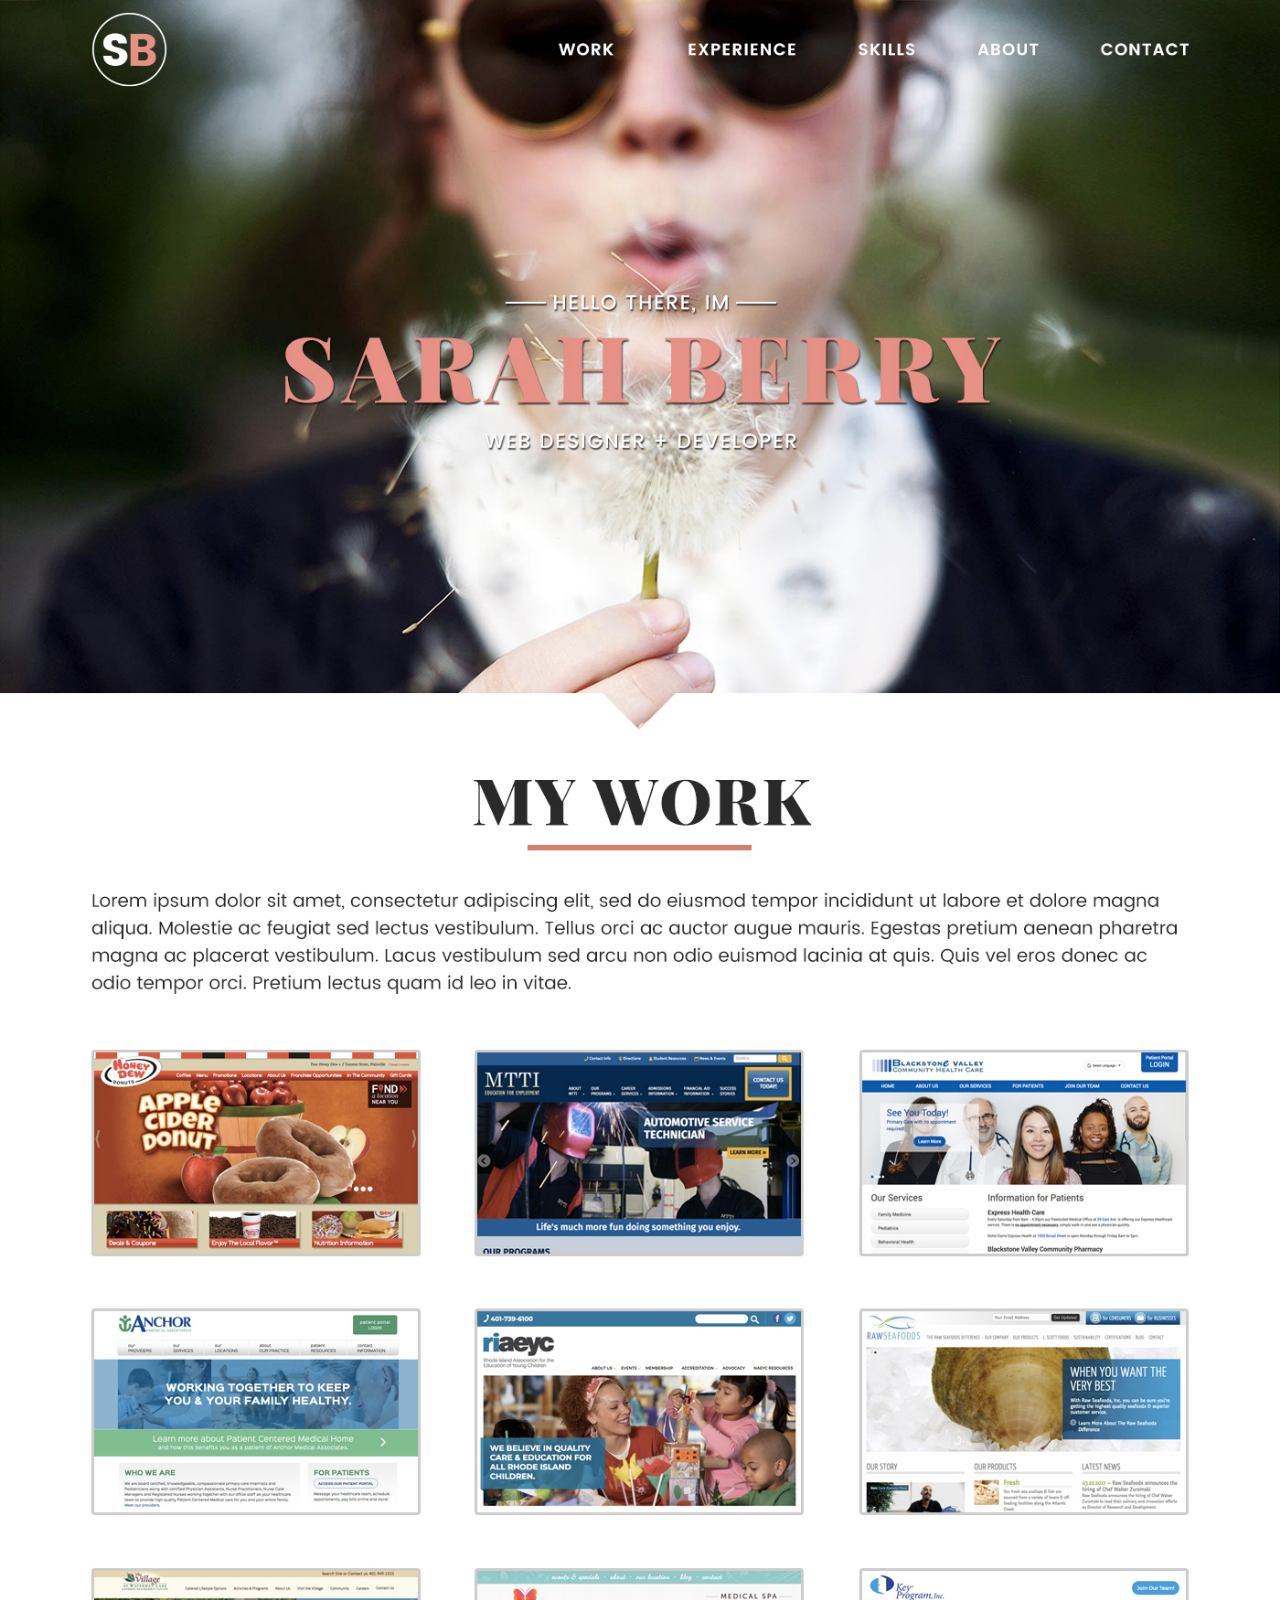
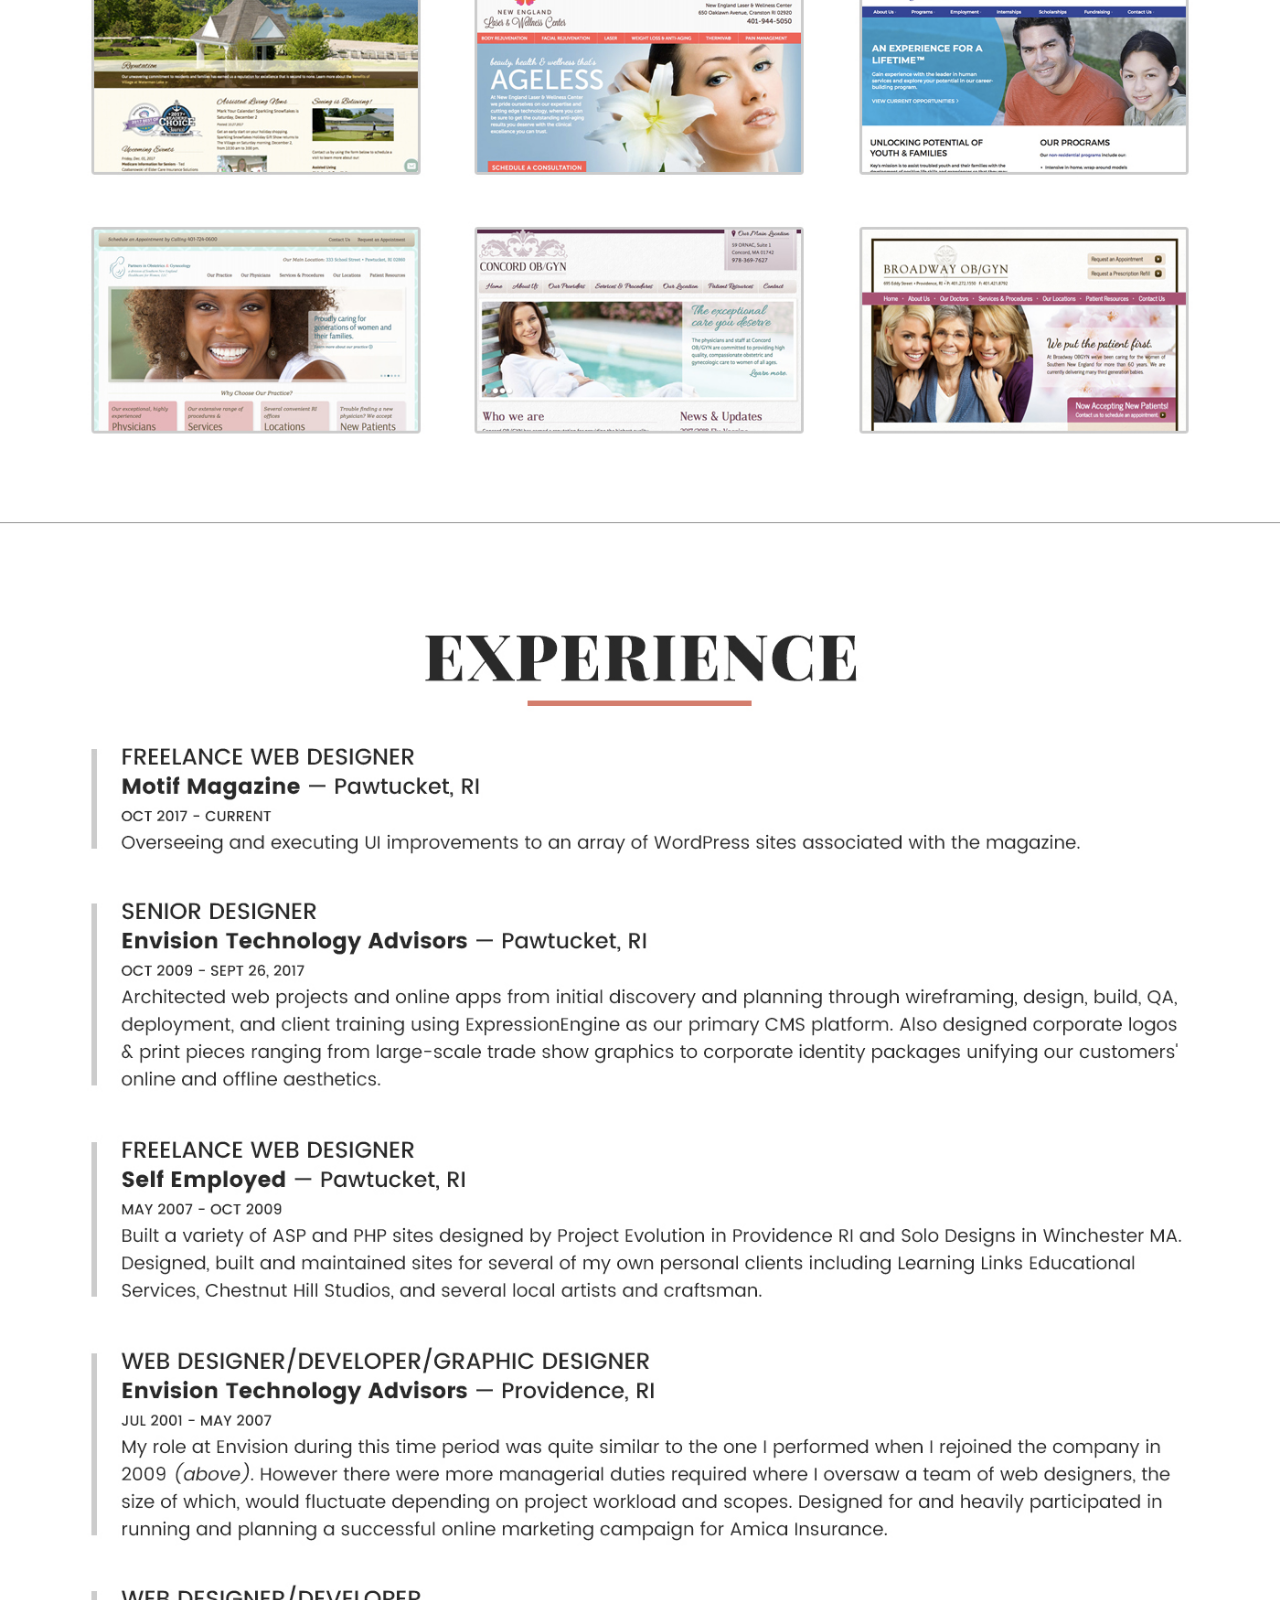
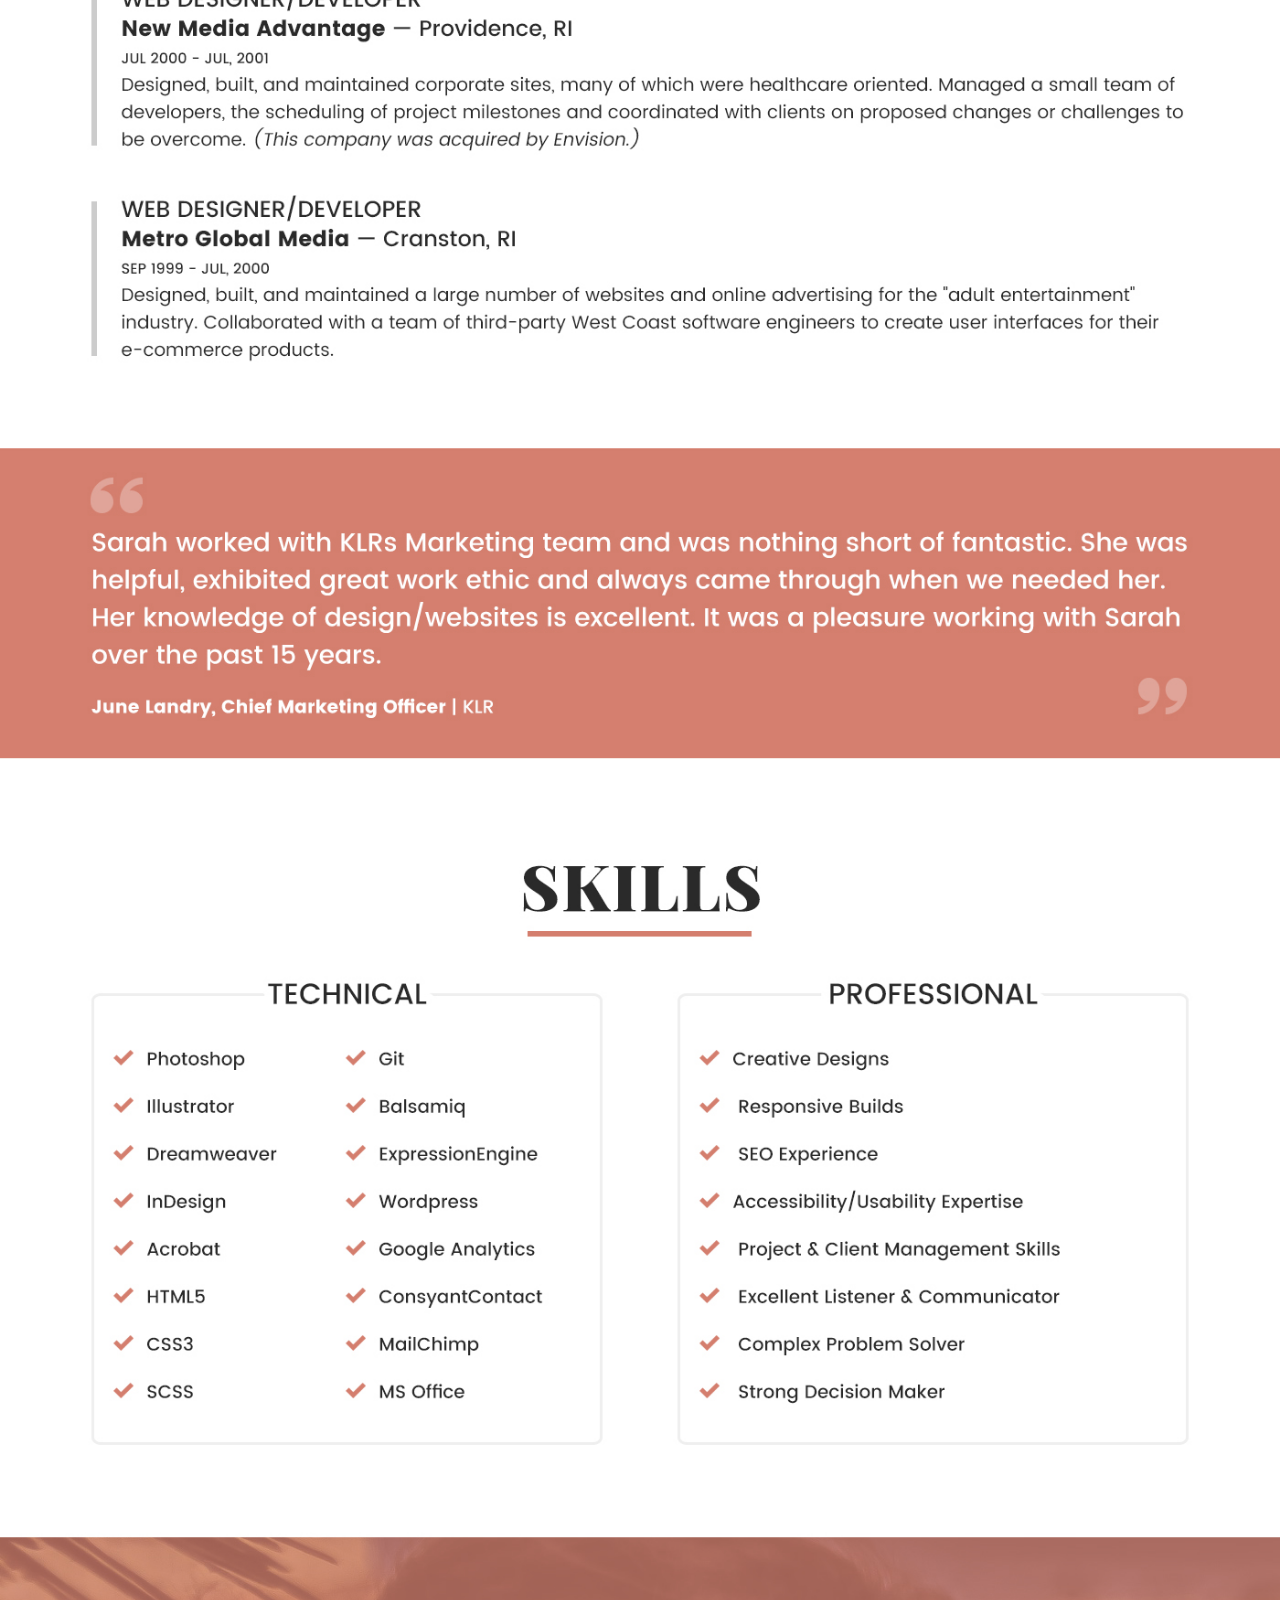
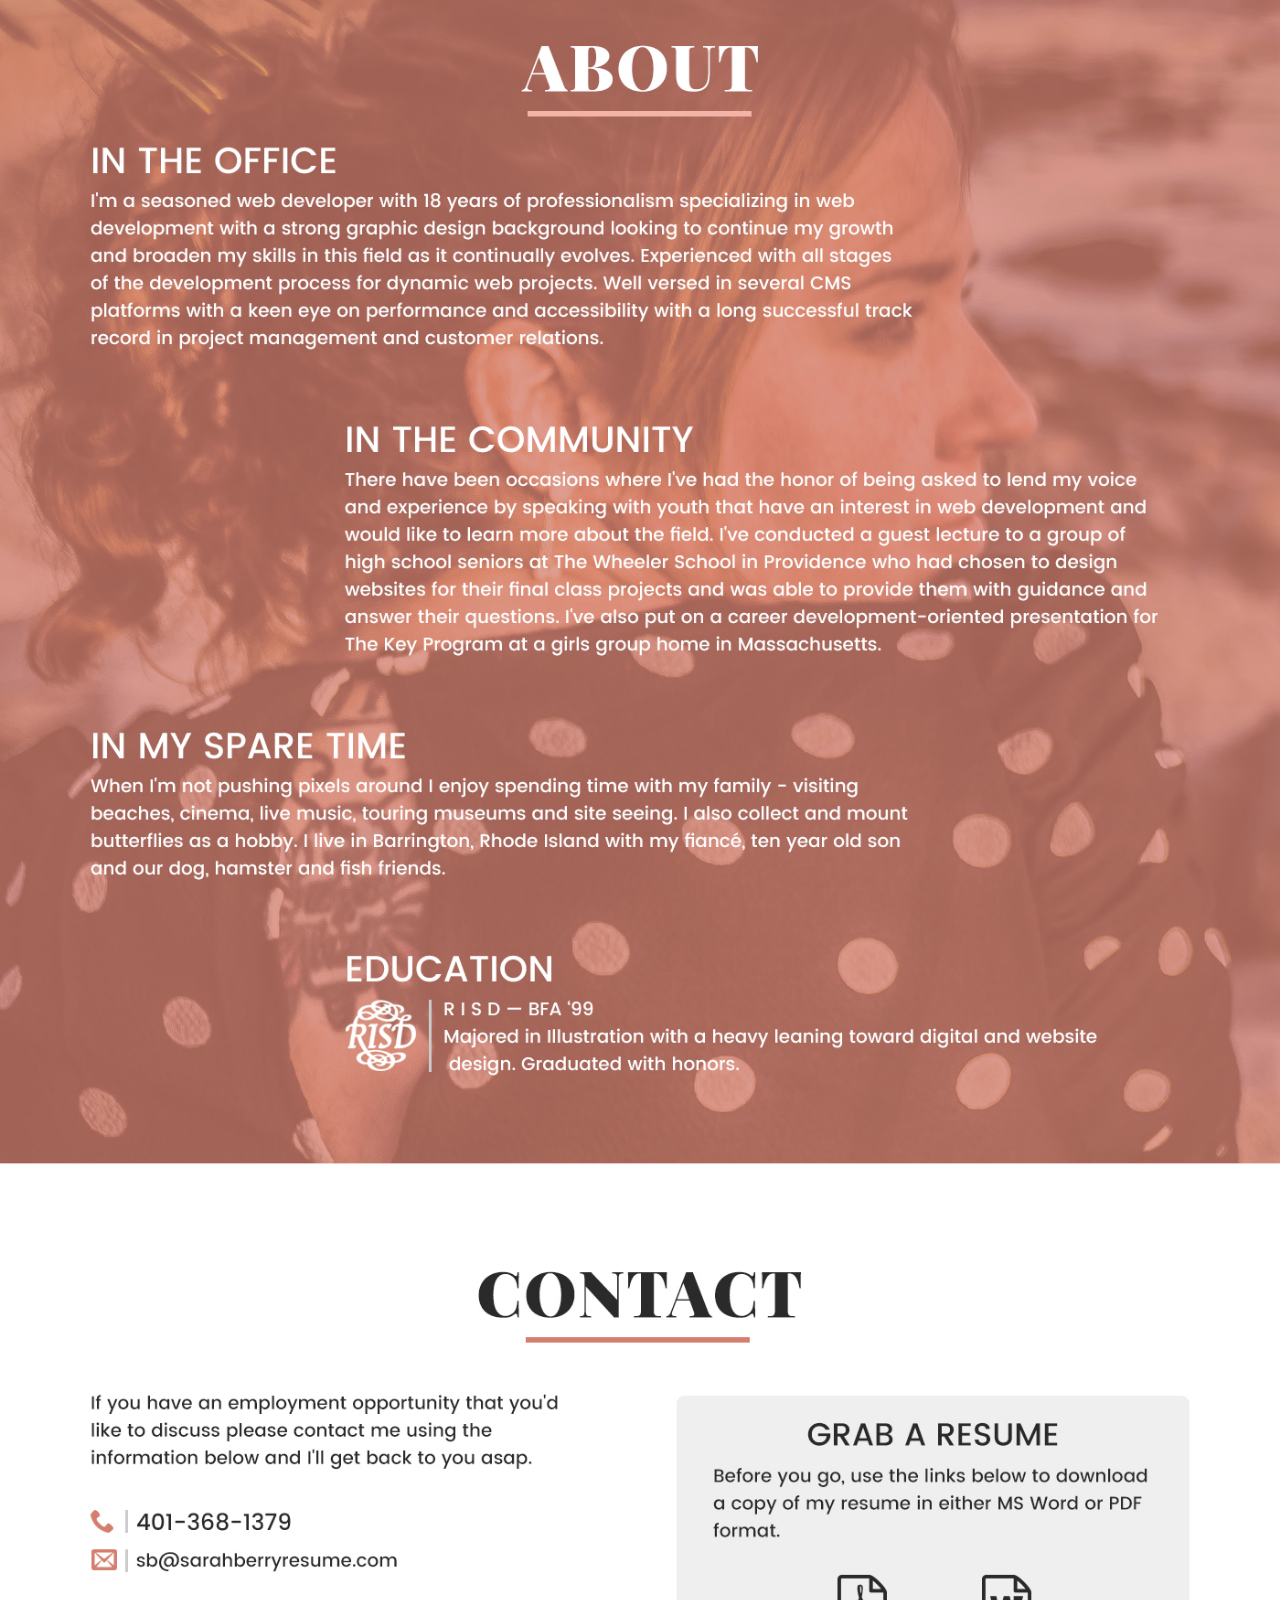
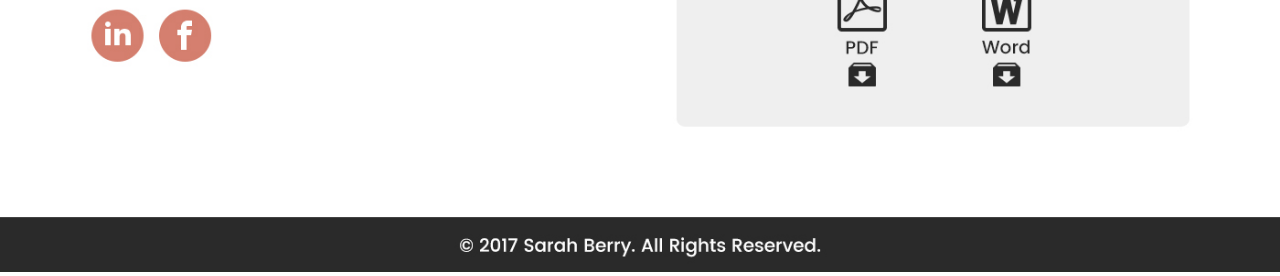
<file: mockup/index.html>
<!DOCTYPE html>
<head>
<meta charset="utf-8">
<head>
<title>Sarah Berry | Resume Site Mockups</title>
<style>
body {
  margin: 0;
  padding: 0;
  border: 0;
  outline: 0;
  }
  
img {
	width:100%;	
}

a {
	display:block;
	margin:0 auto;
	max-width:1800px;	
}

</style>
</head>

<body>
<a href="mockup2.html"><img src="../images/sbresume_mockup2.jpg" alt="sarahberryresume-mockup"></a>
</body>
</html>
</file>
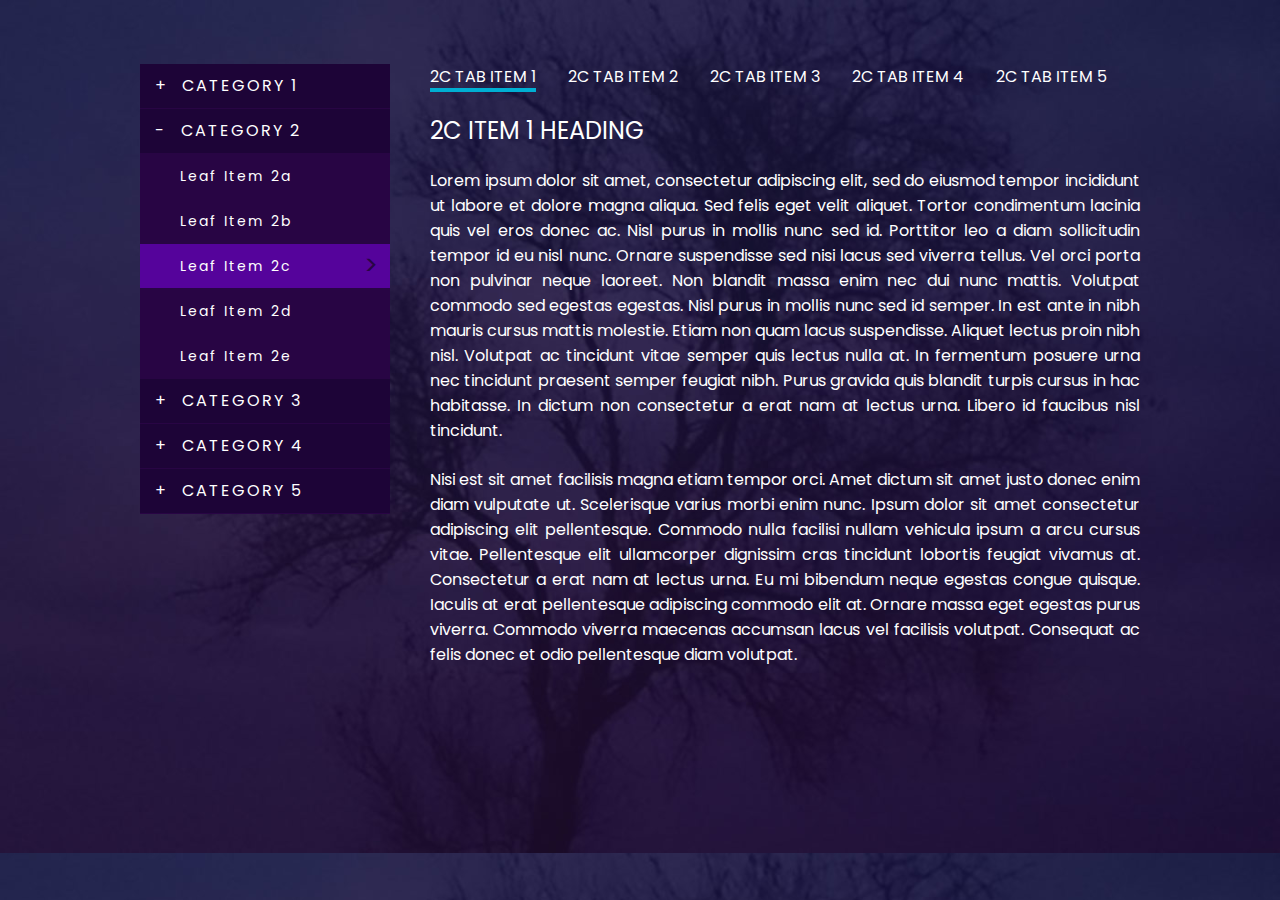
<file: tree/index.html>
<!DOCTYPE html>
<head>
<title>Static Tree Node Mockup</title>
<link rel="stylesheet" href="style.css">
<link href="https://fonts.googleapis.com/css?family=Poppins:300" rel="stylesheet">
</head>

<body>
<div class="wrapper">
	<div id="treePane">
    	<ul>
        	<li><a href="#">Category 1</a>
            	<ul>
                	<li id="leaf_01"><a href="#">Leaf Item 1a</a></li>
                    <li id="leaf_02"><a href="#">Leaf Item 1b</a></li>
                    <li id="leaf_03"><a href="#">Leaf Item 1c</a></li>
                    <li id="leaf_04"><a href="#">Leaf Item 1d</a></li>
                    <li id="leaf_05"><a href="#">Leaf Item 1e</a></li>
                </ul>
            </li>
            <li class="clicked"><a href="#" title="Clicked">Category 2</a>
            	<ul>
                	<li id="leaf_06"><a href="#">Leaf Item 2a</a></li>
                    <li id="leaf_07"><a href="#">Leaf Item 2b</a></li>
                    <li id="leaf_08"><a href="#" class="selected">Leaf Item 2c</a></li>
                    <li id="leaf_09"><a href="#">Leaf Item 2d</a></li>
                    <li id="leaf_10"><a href="#">Leaf Item 2e</a></li>
                </ul>
            </li>
            <li><a href="#">Category 3</a>
            	<ul>
                	<li id="leaf_11"><a href="#">Leaf Item 3a</a></li>
                    <li id="leaf_12"><a href="#">Leaf Item 3b</a></li>
                    <li id="leaf_13"><a href="#">Leaf Item 3c</a></li>
                    <li id="leaf_14"><a href="#">Leaf Item 3d</a></li>
                    <li id="leaf_15"><a href="#">Leaf Item 3e</a></li>
                </ul>
            </li>
            <li><a href="#">Category 4</a>
            	<ul>
                	<li id="leaf_16"><a href="#">Leaf Item 4a</a></li>
                    <li id="leaf_17"><a href="#">Leaf Item 4b</a></li>
                    <li id="leaf_18"><a href="#">Leaf Item 4c</a></li>
                    <li id="leaf_19"><a href="#">Leaf Item 4d</a></li>
                    <li id="leaf_20"><a href="#">Leaf Item 4e</a></li>
                </ul>
            </li>
            <li><a href="#">Category 5</a>
            	<ul>
                	<li><a href="#">Leaf Item 5a</a></li>
                    <li><a href="#">Leaf Item 5b</a></li>
                    <li><a href="#">Leaf Item 5c</a></li>
                    <li><a href="#">Leaf Item 5d</a></li>
                    <li><a href="#">Leaf Item 5e</a></li>
                </ul>
            </li>
        </ul>
    </div><!--/#treePane-->
    <div id="tabPane">
    <!--ideally there should be 25 of these sets produced w/ JS -->
    	<div id="leaf_08_tabs">
        	<ul class="tabNav">
            	<li class="active">2c Tab Item 1</li>
                <li>2c Tab Item 2</li>
                <li>2c Tab Item 3</li>
                <li>2c Tab Item 4</li>
                <li>2c Tab Item 5</li>
            </ul>
            <!--ideally the content below would change w/ JS when tabs above are clicked-->
            <div class="tabContent">
            <h2>2C Item 1 Heading</h2>
            <p>Lorem ipsum dolor sit amet, consectetur adipiscing elit, sed do eiusmod tempor incididunt ut labore et dolore magna aliqua. Sed felis eget velit aliquet. Tortor condimentum lacinia quis vel eros donec ac. Nisl purus in mollis nunc sed id. Porttitor leo a diam sollicitudin tempor id eu nisl nunc. Ornare suspendisse sed nisi lacus sed viverra tellus. Vel orci porta non pulvinar neque laoreet. Non blandit massa enim nec dui nunc mattis. Volutpat commodo sed egestas egestas. Nisl purus in mollis nunc sed id semper. In est ante in nibh mauris cursus mattis molestie. Etiam non quam lacus suspendisse. Aliquet lectus proin nibh nisl. Volutpat ac tincidunt vitae semper quis lectus nulla at. In fermentum posuere urna nec tincidunt praesent semper feugiat nibh. Purus gravida quis blandit turpis cursus in hac habitasse. In dictum non consectetur a erat nam at lectus urna. Libero id faucibus nisl tincidunt.</p>

<p>Nisi est sit amet facilisis magna etiam tempor orci. Amet dictum sit amet justo donec enim diam vulputate ut. Scelerisque varius morbi enim nunc. Ipsum dolor sit amet consectetur adipiscing elit pellentesque. Commodo nulla facilisi nullam vehicula ipsum a arcu cursus vitae. Pellentesque elit ullamcorper dignissim cras tincidunt lobortis feugiat vivamus at. Consectetur a erat nam at lectus urna. Eu mi bibendum neque egestas congue quisque. Iaculis at erat pellentesque adipiscing commodo elit at. Ornare massa eget egestas purus viverra. Commodo viverra maecenas accumsan lacus vel facilisis volutpat. Consequat ac felis donec et odio pellentesque diam volutpat.</p>
            </div>
        </div>
    </div><!--/#tabPane-->
</div><!--/.wrapper-->
</body>
</html>
</file>
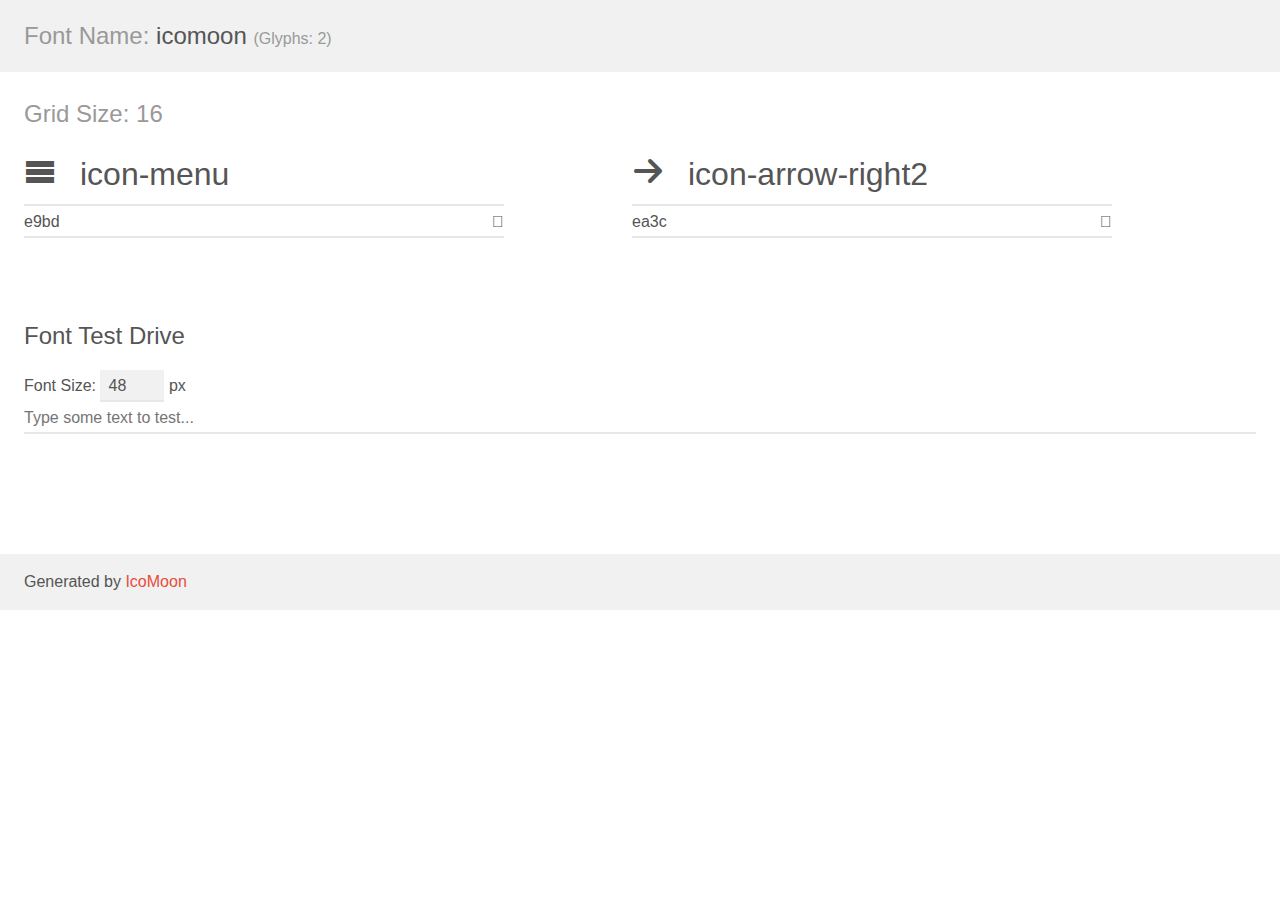
<file: icomoon/demo.html>
<!doctype html>
<html>
<head>
    <meta charset="utf-8">
    <title>IcoMoon Demo</title>
    <meta name="description" content="An Icon Font Generated By IcoMoon.io">
    <meta name="viewport" content="width=device-width, initial-scale=1">
    <link rel="stylesheet" href="demo-files/demo.css">
    <link rel="stylesheet" href="style.css"></head>
<body>
    <div class="bgc1 clearfix">
        <h1 class="mhmm mvm"><span class="fgc1">Font Name:</span> icomoon <small class="fgc1">(Glyphs:&nbsp;2)</small></h1>
    </div>
    <div class="clearfix mhl ptl">
        <h1 class="mvm mtn fgc1">Grid Size: 16</h1>
        <div class="glyph fs1">
            <div class="clearfix bshadow0 pbs">
                <span class="icon-menu">
                
                </span>
                <span class="mls"> icon-menu</span>
            </div>
            <fieldset class="fs0 size1of1 clearfix hidden-false">
                <input type="text" readonly value="e9bd" class="unit size1of2" />
                <input type="text" maxlength="1" readonly value="&#xe9bd;" class="unitRight size1of2 talign-right" />
            </fieldset>
            <div class="fs0 bshadow0 clearfix hidden-true">
                <span class="unit pvs fgc1">liga: </span>
                <input type="text" readonly value="menu, list3" class="liga unitRight" />
            </div>
        </div>
        <div class="glyph fs1">
            <div class="clearfix bshadow0 pbs">
                <span class="icon-arrow-right2">
                
                </span>
                <span class="mls"> icon-arrow-right2</span>
            </div>
            <fieldset class="fs0 size1of1 clearfix hidden-false">
                <input type="text" readonly value="ea3c" class="unit size1of2" />
                <input type="text" maxlength="1" readonly value="&#xea3c;" class="unitRight size1of2 talign-right" />
            </fieldset>
            <div class="fs0 bshadow0 clearfix hidden-true">
                <span class="unit pvs fgc1">liga: </span>
                <input type="text" readonly value="arrow-right2, right4" class="liga unitRight" />
            </div>
        </div>
    </div>

    <!--[if gt IE 8]><!-->
    <div class="mhl clearfix mbl">
        <h1>Font Test Drive</h1>
        <label>
            Font Size: <input id="fontSize" type="number" class="textbox0 mbm"
            min="8" value="48" />
            px
        </label>
        <input id="testText" type="text" class="phl size1of1 mvl"
        placeholder="Type some text to test..." value=""/>
        <div id="testDrive" class="icon-">&nbsp;
        </div>
    </div>
    <!--<![endif]-->
    <div class="bgc1 clearfix">
        <p class="mhl">Generated by <a href="https://icomoon.io/app">IcoMoon</a></p>
    </div>

    <script src="demo-files/demo.js"></script>
</body>
</html>
</file>
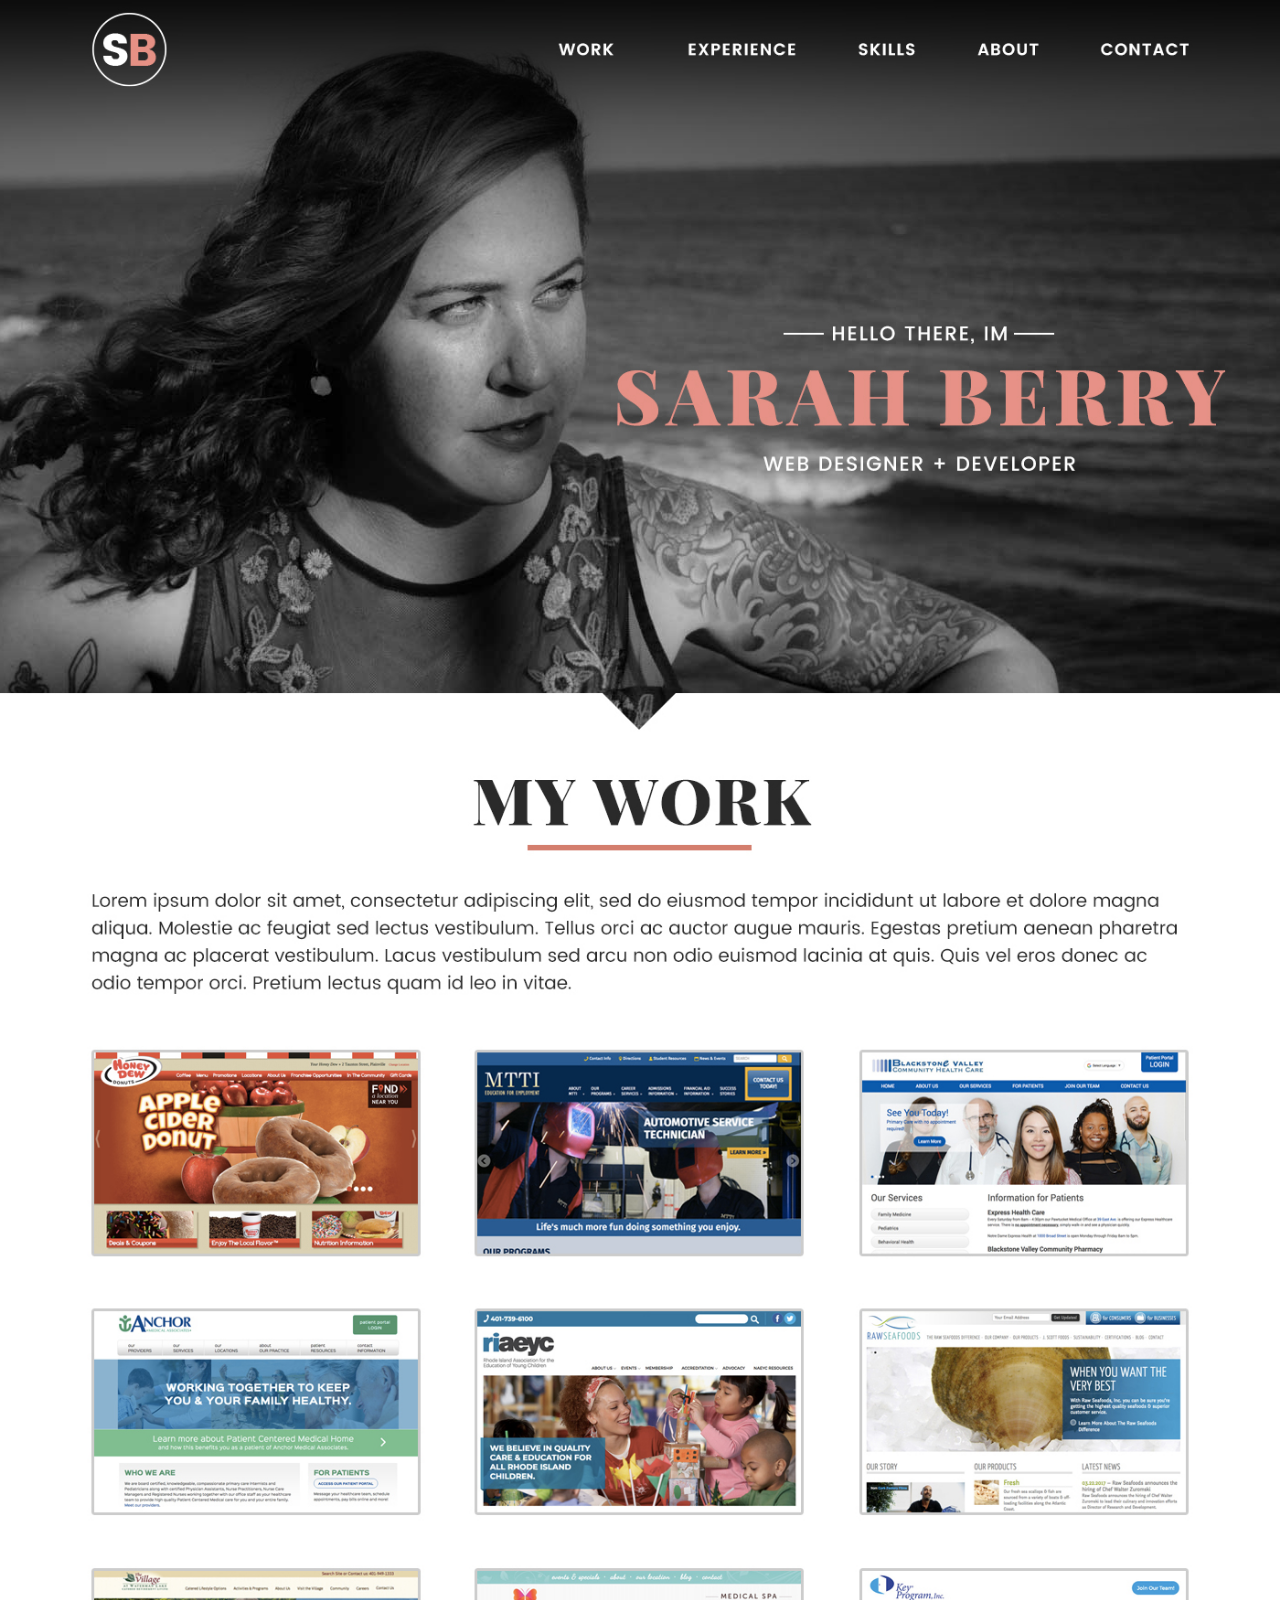
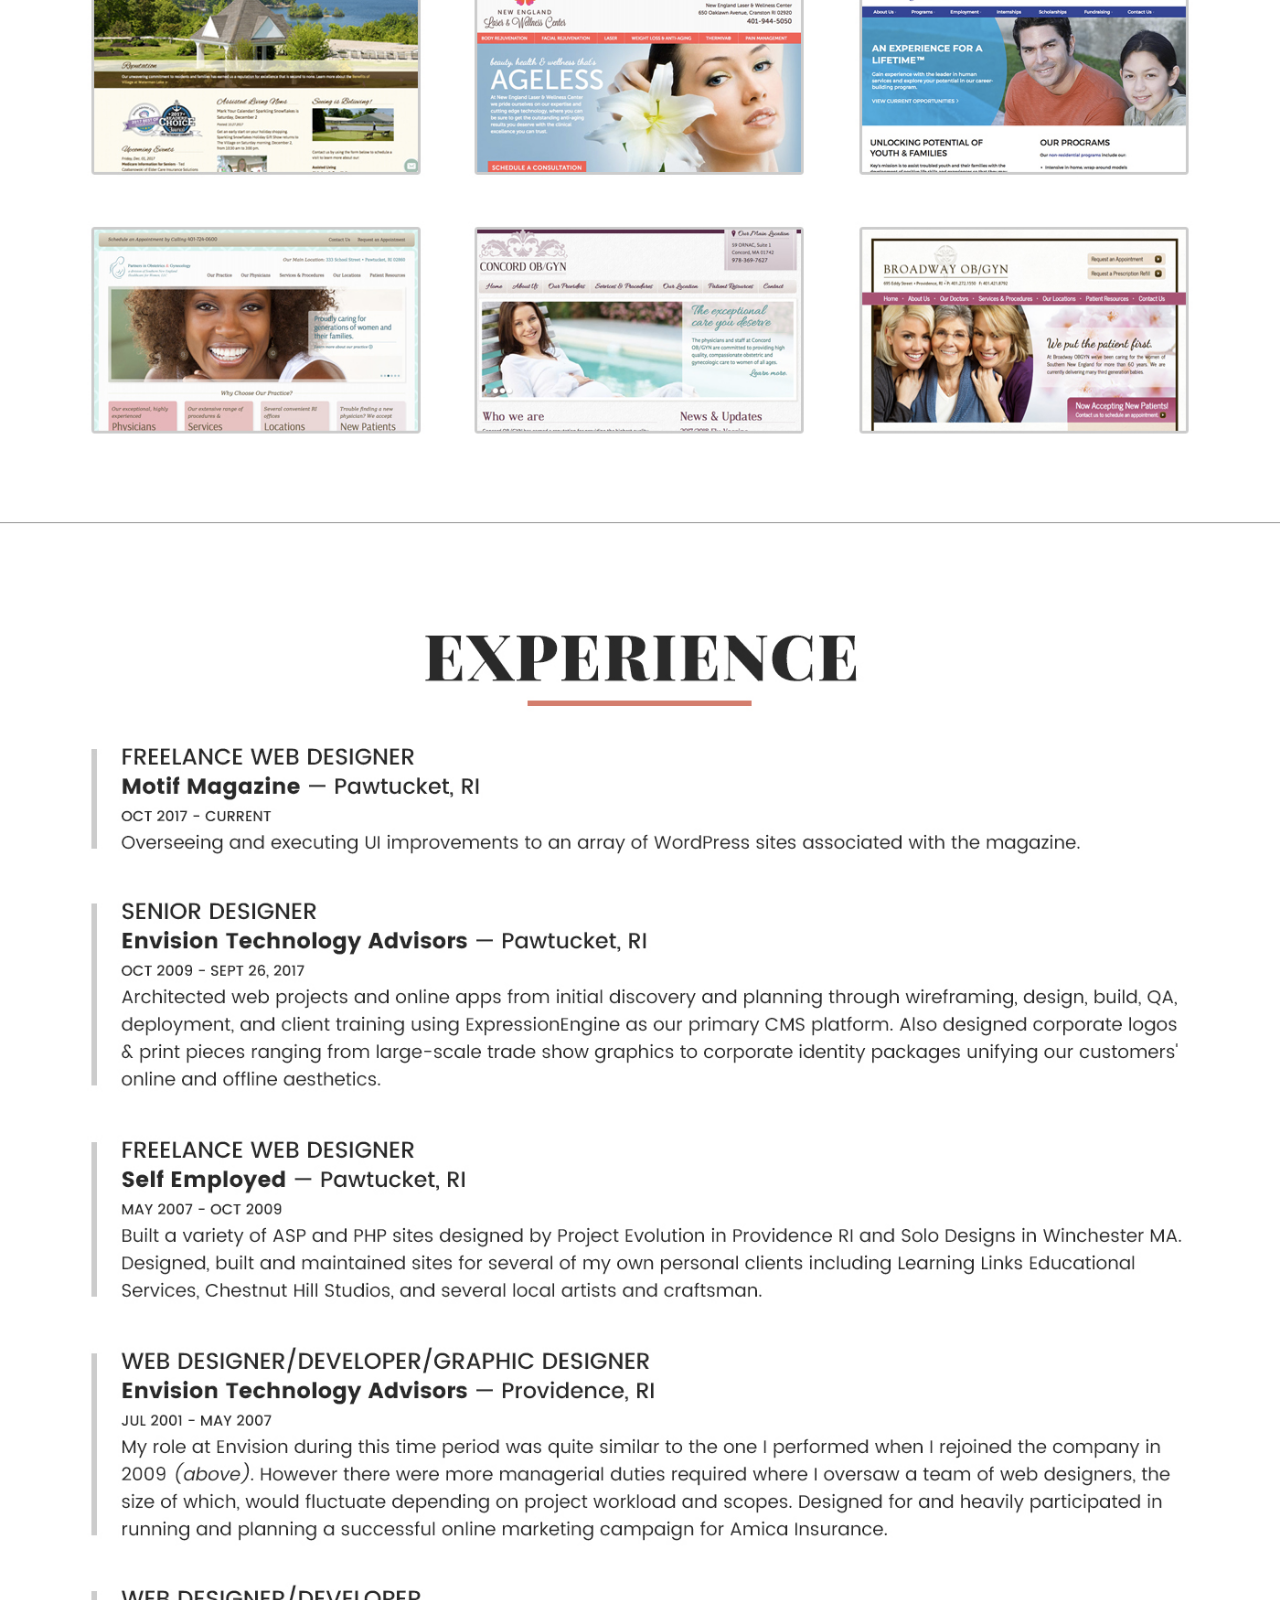
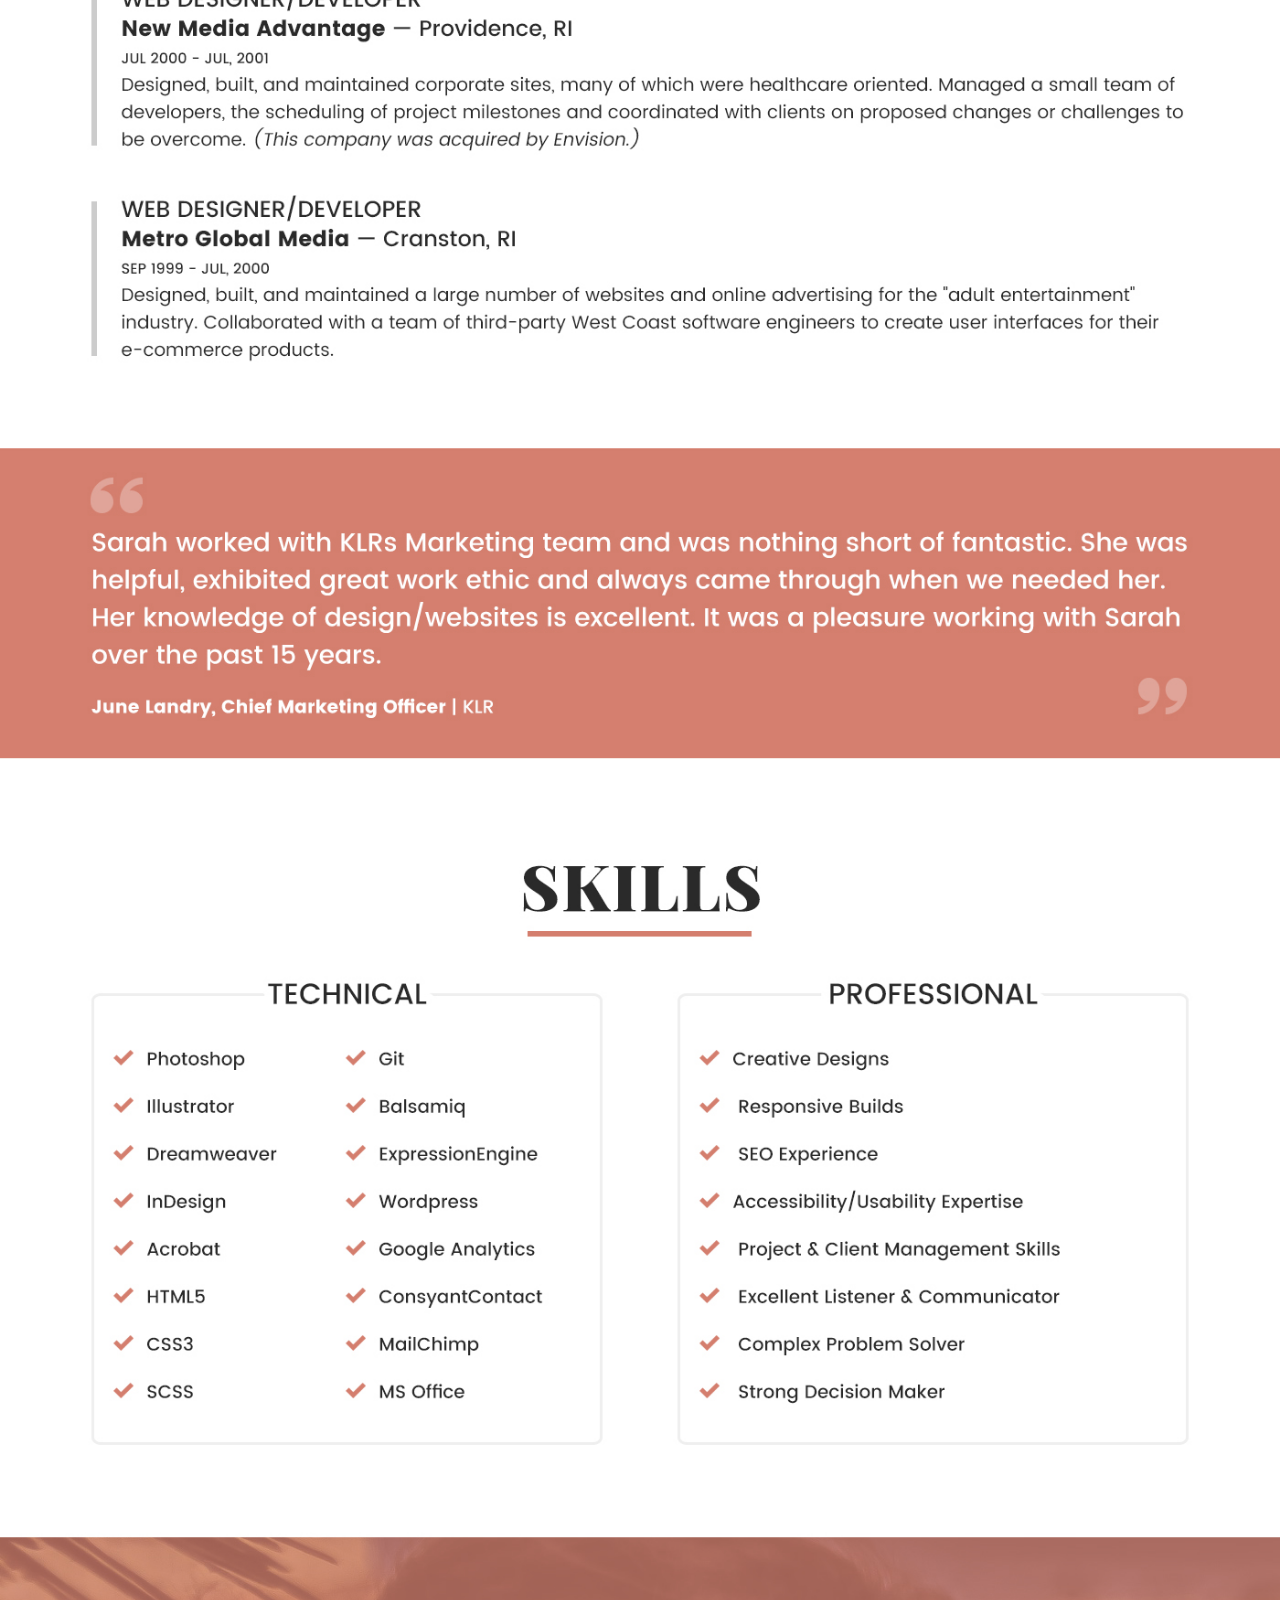
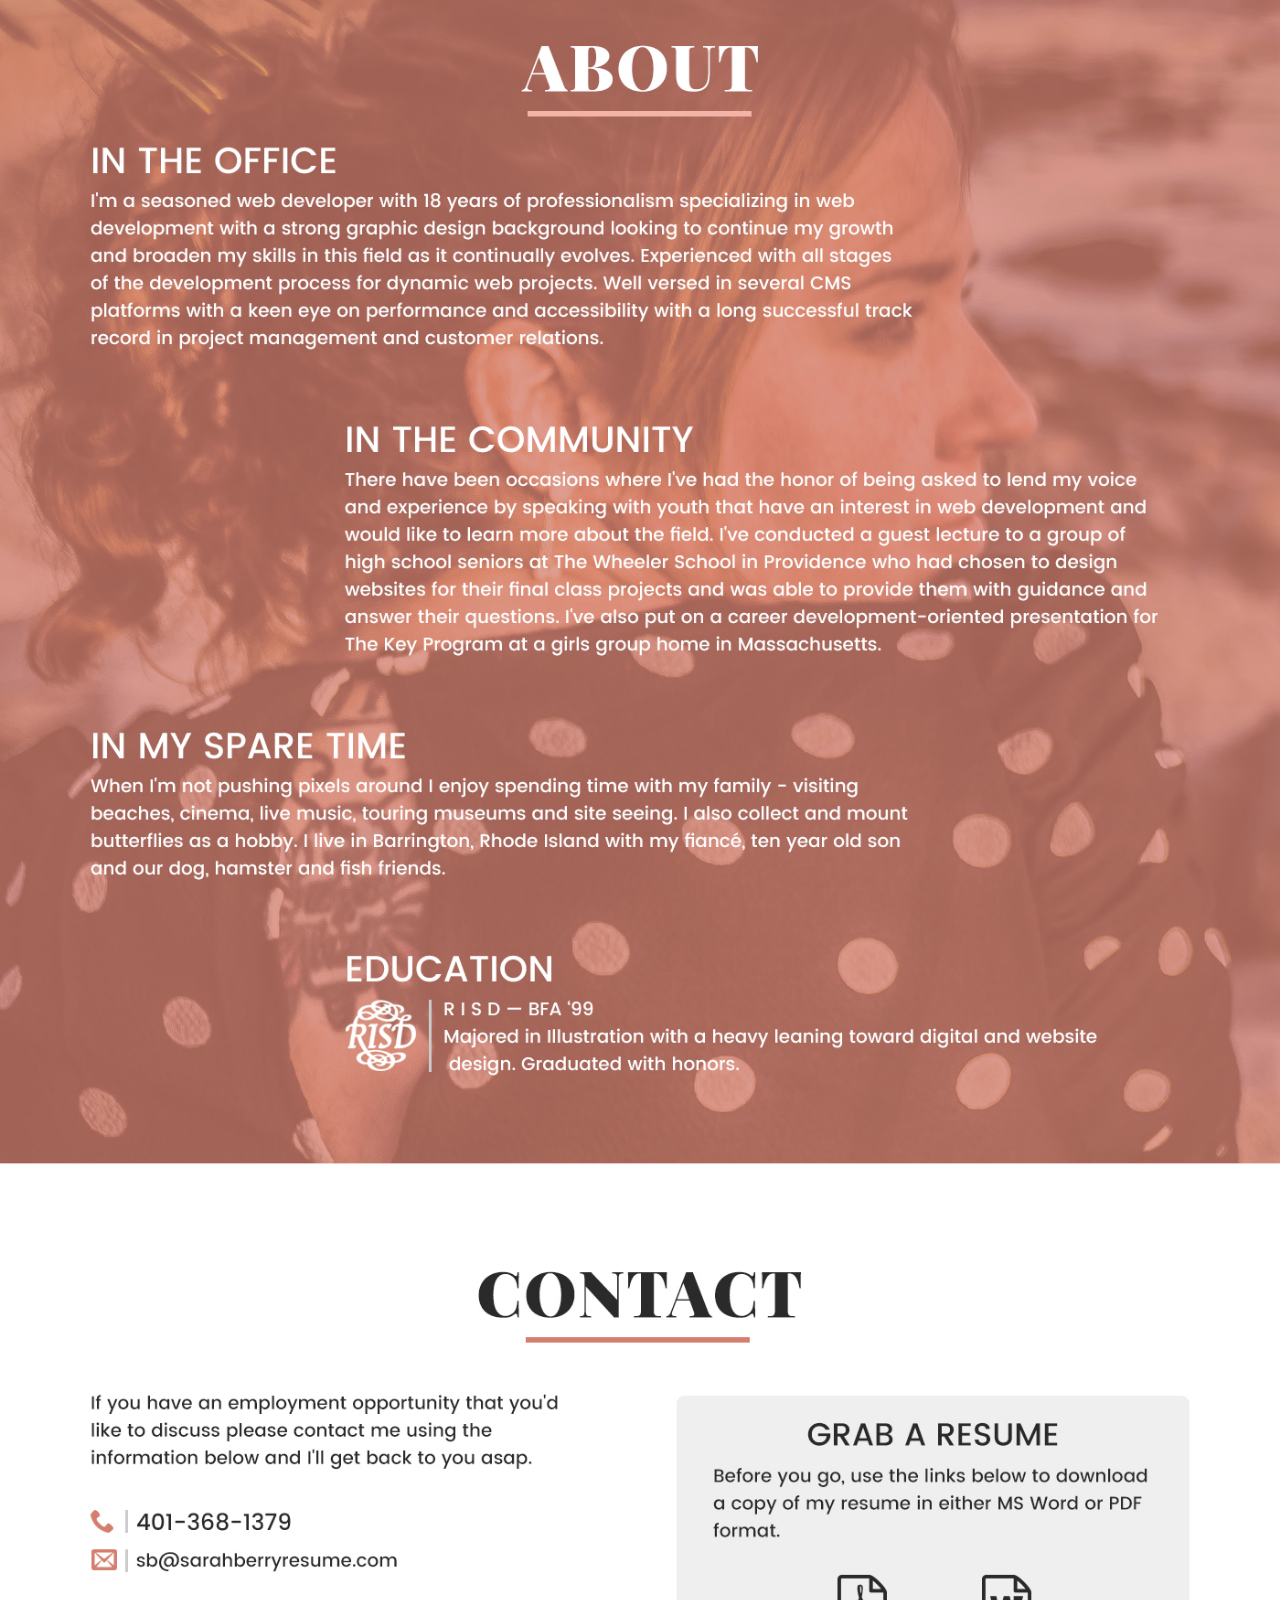
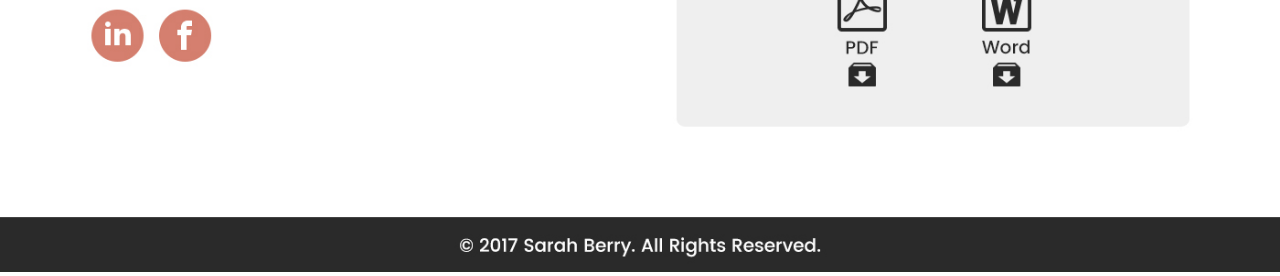
<file: mockup/mockup2.html>
<!DOCTYPE html>
<head>
<meta charset="utf-8">
<head>
<title>Sarah Berry | Resume Site Mockups</title>
<style>
body {
  margin: 0;
  padding: 0;
  border: 0;
  outline: 0;
  }
  
img {
	width:100%;	
}

a {
	display:block;
	margin:0 auto;
	max-width:1800px;	
}

</style>
</head>

<body>
<a href="/mockup/"><img src="../images/sbresume_mockup.jpg" alt="sarahberryresume-mockup"></a>
</body>
</html>
</file>
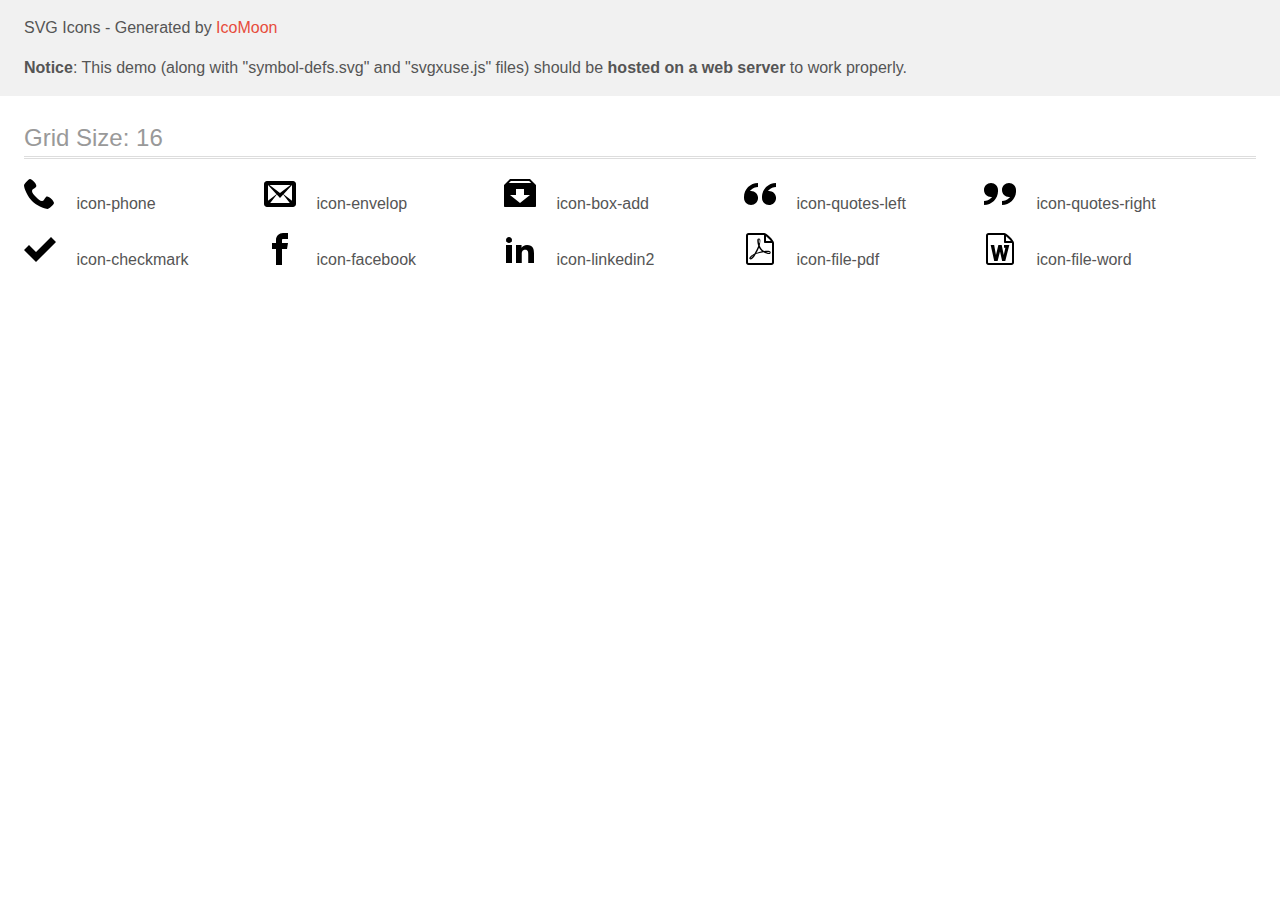
<file: parts/icomoon_10_icons/demo-external-svg.html>
<!doctype html>
<html>
<head>
    <title>IcoMoon - SVG Icons</title>
    <meta charset="utf-8">
    <meta name="viewport" content="width=device-width, initial-scale=1">
    <link rel="stylesheet" href="demo-files/demo.css">
    <link rel="stylesheet" href="style.css">
</head>
<body>
<header class="bgc1 clearfix">
<div class="mhl">
    <p>SVG Icons - Generated by <a href="https://icomoon.io/app">IcoMoon</a></p><p><strong>Notice</strong>: This demo (along with "symbol-defs.svg" and "svgxuse.js" files) should be <b>hosted on a web server</b> to work properly.</p>
</div>
</header>
    <div class="clearfix mhl ptl">
        <h1 class="mvm mtn fgc1">Grid Size: 16</h1>
        <div class="glyph fs1">
            <div class="clearfix pbs">
                <svg class="icon icon-phone"><use xlink:href="symbol-defs.svg#icon-phone"></use></svg><span class="name"> icon-phone</span>
            </div>
        </div>
        <div class="glyph fs1">
            <div class="clearfix pbs">
                <svg class="icon icon-envelop"><use xlink:href="symbol-defs.svg#icon-envelop"></use></svg><span class="name"> icon-envelop</span>
            </div>
        </div>
        <div class="glyph fs1">
            <div class="clearfix pbs">
                <svg class="icon icon-box-add"><use xlink:href="symbol-defs.svg#icon-box-add"></use></svg><span class="name"> icon-box-add</span>
            </div>
        </div>
        <div class="glyph fs1">
            <div class="clearfix pbs">
                <svg class="icon icon-quotes-left"><use xlink:href="symbol-defs.svg#icon-quotes-left"></use></svg><span class="name"> icon-quotes-left</span>
            </div>
        </div>
        <div class="glyph fs1">
            <div class="clearfix pbs">
                <svg class="icon icon-quotes-right"><use xlink:href="symbol-defs.svg#icon-quotes-right"></use></svg><span class="name"> icon-quotes-right</span>
            </div>
        </div>
        <div class="glyph fs1">
            <div class="clearfix pbs">
                <svg class="icon icon-checkmark"><use xlink:href="symbol-defs.svg#icon-checkmark"></use></svg><span class="name"> icon-checkmark</span>
            </div>
        </div>
        <div class="glyph fs1">
            <div class="clearfix pbs">
                <svg class="icon icon-facebook"><use xlink:href="symbol-defs.svg#icon-facebook"></use></svg><span class="name"> icon-facebook</span>
            </div>
        </div>
        <div class="glyph fs1">
            <div class="clearfix pbs">
                <svg class="icon icon-linkedin2"><use xlink:href="symbol-defs.svg#icon-linkedin2"></use></svg><span class="name"> icon-linkedin2</span>
            </div>
        </div>
        <div class="glyph fs1">
            <div class="clearfix pbs">
                <svg class="icon icon-file-pdf"><use xlink:href="symbol-defs.svg#icon-file-pdf"></use></svg><span class="name"> icon-file-pdf</span>
            </div>
        </div>
        <div class="glyph fs1">
            <div class="clearfix pbs">
                <svg class="icon icon-file-word"><use xlink:href="symbol-defs.svg#icon-file-word"></use></svg><span class="name"> icon-file-word</span>
            </div>
        </div>
  </div>
<script defer src="svgxuse.js"></script>
</body>
</html>
</file>
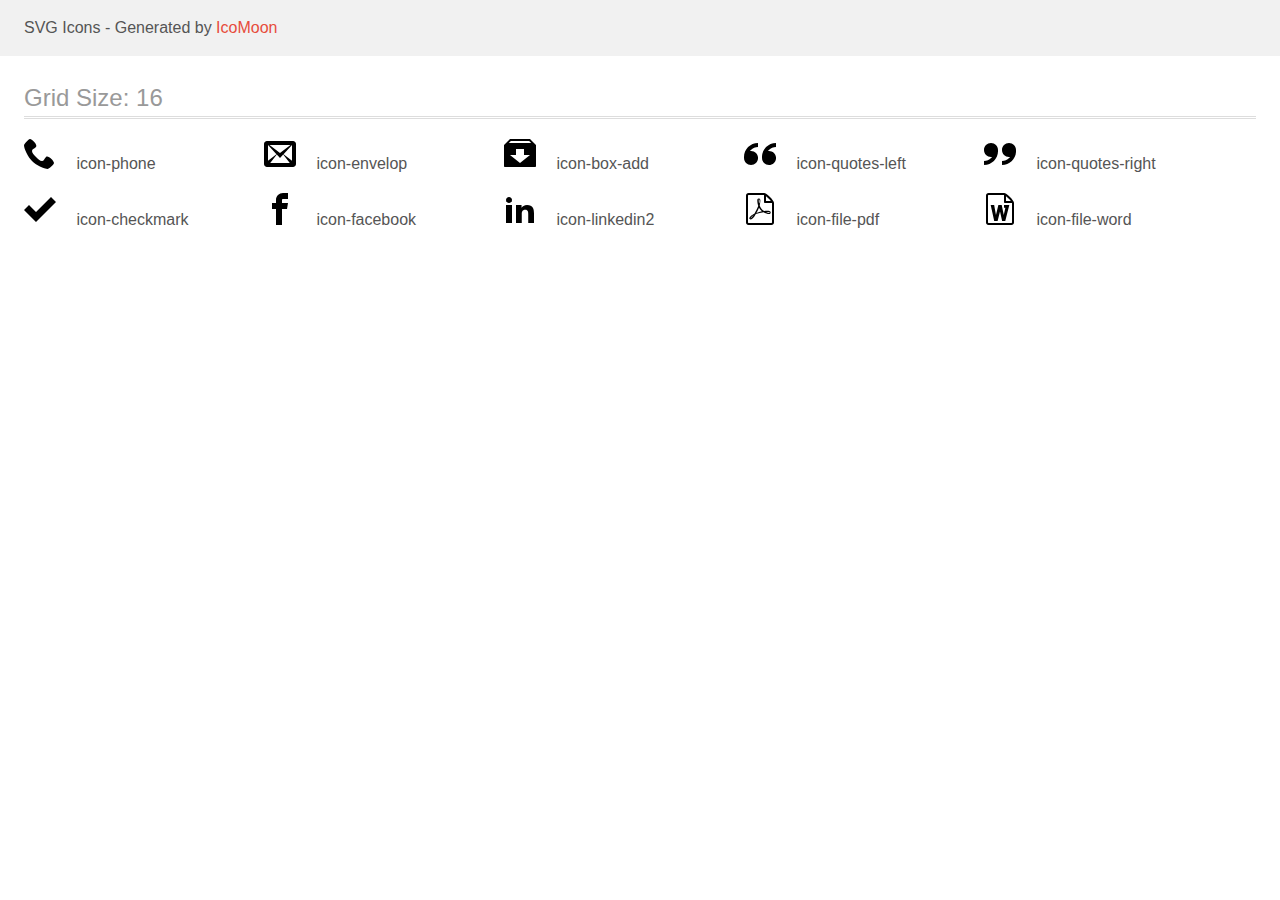
<file: parts/icomoon_10_icons/demo.html>
<!doctype html>
<html>
<head>
    <title>IcoMoon - SVG Icons</title>
    <meta charset="utf-8">
    <meta name="viewport" content="width=device-width, initial-scale=1">
    <link rel="stylesheet" href="demo-files/demo.css">
    <link rel="stylesheet" href="style.css">
</head>
<body>
<svg aria-hidden="true" style="position: absolute; width: 0; height: 0; overflow: hidden;" version="1.1" xmlns="http://www.w3.org/2000/svg" xmlns:xlink="http://www.w3.org/1999/xlink">
<defs>
<symbol id="icon-phone" viewBox="0 0 32 32">
<title>phone</title>
<path d="M22 20c-2 2-2 4-4 4s-4-2-6-4-4-4-4-6 2-2 4-4-4-8-6-8-6 6-6 6c0 4 4.109 12.109 8 16s12 8 16 8c0 0 6-4 6-6s-6-8-8-6z"></path>
</symbol>
<symbol id="icon-envelop" viewBox="0 0 32 32">
<title>envelop</title>
<path d="M29 4h-26c-1.65 0-3 1.35-3 3v20c0 1.65 1.35 3 3 3h26c1.65 0 3-1.35 3-3v-20c0-1.65-1.35-3-3-3zM12.461 17.199l-8.461 6.59v-15.676l8.461 9.086zM5.512 8h20.976l-10.488 7.875-10.488-7.875zM12.79 17.553l3.21 3.447 3.21-3.447 6.58 8.447h-19.579l6.58-8.447zM19.539 17.199l8.461-9.086v15.676l-8.461-6.59z"></path>
</symbol>
<symbol id="icon-box-add" viewBox="0 0 32 32">
<title>box-add</title>
<path d="M26 2h-20l-6 6v21c0 0.552 0.448 1 1 1h30c0.552 0 1-0.448 1-1v-21l-6-6zM16 26l-10-8h6v-6h8v6h6l-10 8zM4.828 6l2-2h18.343l2 2h-22.343z"></path>
</symbol>
<symbol id="icon-quotes-left" viewBox="0 0 32 32">
<title>quotes-left</title>
<path d="M7.031 14c3.866 0 7 3.134 7 7s-3.134 7-7 7-7-3.134-7-7l-0.031-1c0-7.732 6.268-14 14-14v4c-2.671 0-5.182 1.040-7.071 2.929-0.364 0.364-0.695 0.751-0.995 1.157 0.357-0.056 0.724-0.086 1.097-0.086zM25.031 14c3.866 0 7 3.134 7 7s-3.134 7-7 7-7-3.134-7-7l-0.031-1c0-7.732 6.268-14 14-14v4c-2.671 0-5.182 1.040-7.071 2.929-0.364 0.364-0.695 0.751-0.995 1.157 0.358-0.056 0.724-0.086 1.097-0.086z"></path>
</symbol>
<symbol id="icon-quotes-right" viewBox="0 0 32 32">
<title>quotes-right</title>
<path d="M25 20c-3.866 0-7-3.134-7-7s3.134-7 7-7 7 3.134 7 7l0.031 1c0 7.732-6.268 14-14 14v-4c2.671 0 5.182-1.040 7.071-2.929 0.364-0.364 0.695-0.75 0.995-1.157-0.357 0.056-0.724 0.086-1.097 0.086zM7 20c-3.866 0-7-3.134-7-7s3.134-7 7-7 7 3.134 7 7l0.031 1c0 7.732-6.268 14-14 14v-4c2.671 0 5.182-1.040 7.071-2.929 0.364-0.364 0.695-0.75 0.995-1.157-0.357 0.056-0.724 0.086-1.097 0.086z"></path>
</symbol>
<symbol id="icon-checkmark" viewBox="0 0 32 32">
<title>checkmark</title>
<path d="M27 4l-15 15-7-7-5 5 12 12 20-20z"></path>
</symbol>
<symbol id="icon-facebook" viewBox="0 0 32 32">
<title>facebook</title>
<path d="M19 6h5v-6h-5c-3.86 0-7 3.14-7 7v3h-4v6h4v16h6v-16h5l1-6h-6v-3c0-0.542 0.458-1 1-1z"></path>
</symbol>
<symbol id="icon-linkedin2" viewBox="0 0 32 32">
<title>linkedin2</title>
<path d="M12 12h5.535v2.837h0.079c0.77-1.381 2.655-2.837 5.464-2.837 5.842 0 6.922 3.637 6.922 8.367v9.633h-5.769v-8.54c0-2.037-0.042-4.657-3.001-4.657-3.005 0-3.463 2.218-3.463 4.509v8.688h-5.767v-18z"></path>
<path d="M2 12h6v18h-6v-18z"></path>
<path d="M8 7c0 1.657-1.343 3-3 3s-3-1.343-3-3c0-1.657 1.343-3 3-3s3 1.343 3 3z"></path>
</symbol>
<symbol id="icon-file-pdf" viewBox="0 0 32 32">
<title>file-pdf</title>
<path d="M26.313 18.421c-0.427-0.42-1.372-0.643-2.812-0.662-0.974-0.011-2.147 0.075-3.38 0.248-0.552-0.319-1.122-0.665-1.568-1.083-1.202-1.122-2.205-2.68-2.831-4.394 0.041-0.16 0.075-0.301 0.108-0.444 0 0 0.677-3.846 0.498-5.146-0.025-0.178-0.040-0.23-0.088-0.369l-0.059-0.151c-0.184-0.425-0.545-0.875-1.111-0.85l-0.341-0.011c-0.631 0-1.146 0.323-1.281 0.805-0.411 1.514 0.013 3.778 0.781 6.711l-0.197 0.478c-0.55 1.34-1.238 2.689-1.846 3.88l-0.079 0.155c-0.639 1.251-1.22 2.313-1.745 3.213l-0.543 0.287c-0.040 0.021-0.97 0.513-1.188 0.645-1.852 1.106-3.079 2.361-3.282 3.357-0.065 0.318-0.017 0.725 0.313 0.913l0.525 0.264c0.228 0.114 0.468 0.172 0.714 0.172 1.319 0 2.85-1.643 4.959-5.324 2.435-0.793 5.208-1.452 7.638-1.815 1.852 1.043 4.129 1.767 5.567 1.767 0.255 0 0.475-0.024 0.654-0.072 0.276-0.073 0.508-0.23 0.65-0.444 0.279-0.42 0.335-0.998 0.26-1.59-0.023-0.176-0.163-0.393-0.315-0.541zM6.614 25.439c0.241-0.658 1.192-1.958 2.6-3.111 0.088-0.072 0.306-0.276 0.506-0.466-1.472 2.348-2.458 3.283-3.106 3.577zM14.951 6.24c0.424 0 0.665 1.069 0.685 2.070s-0.214 1.705-0.505 2.225c-0.241-0.77-0.357-1.984-0.357-2.778 0 0-0.018-1.517 0.177-1.517v0zM12.464 19.922c0.295-0.529 0.603-1.086 0.917-1.677 0.765-1.447 1.249-2.58 1.609-3.511 0.716 1.303 1.608 2.41 2.656 3.297 0.131 0.111 0.269 0.222 0.415 0.333-2.132 0.422-3.974 0.935-5.596 1.558v0zM25.903 19.802c-0.13 0.081-0.502 0.128-0.741 0.128-0.772 0-1.727-0.353-3.066-0.927 0.515-0.038 0.986-0.057 1.409-0.057 0.774 0 1.004-0.003 1.761 0.19s0.767 0.585 0.637 0.667v0z"></path>
<path d="M28.681 7.159c-0.694-0.947-1.662-2.053-2.724-3.116s-2.169-2.030-3.116-2.724c-1.612-1.182-2.393-1.319-2.841-1.319h-15.5c-1.378 0-2.5 1.121-2.5 2.5v27c0 1.378 1.121 2.5 2.5 2.5h23c1.378 0 2.5-1.122 2.5-2.5v-19.5c0-0.448-0.137-1.23-1.319-2.841v0zM24.543 5.457c0.959 0.959 1.712 1.825 2.268 2.543h-4.811v-4.811c0.718 0.556 1.584 1.309 2.543 2.268v0zM28 29.5c0 0.271-0.229 0.5-0.5 0.5h-23c-0.271 0-0.5-0.229-0.5-0.5v-27c0-0.271 0.229-0.5 0.5-0.5 0 0 15.499-0 15.5 0v7c0 0.552 0.448 1 1 1h7v19.5z"></path>
</symbol>
<symbol id="icon-file-word" viewBox="0 0 32 32">
<title>file-word</title>
<path d="M19.993 14.872h1.382l-1.594 7.068-2.073-9.938h-3.33l-2.41 9.938-1.807-9.938h-3.481l3.534 15.996h3.401l2.384-9.46 2.133 9.46h3.136l4.051-15.996h-5.326v2.87z"></path>
<path d="M28.681 7.159c-0.694-0.947-1.662-2.053-2.724-3.116s-2.169-2.030-3.116-2.724c-1.612-1.182-2.393-1.319-2.841-1.319h-15.5c-1.378 0-2.5 1.121-2.5 2.5v27c0 1.378 1.121 2.5 2.5 2.5h23c1.378 0 2.5-1.122 2.5-2.5v-19.5c0-0.448-0.137-1.23-1.319-2.841v0zM24.543 5.457c0.959 0.959 1.712 1.825 2.268 2.543h-4.811v-4.811c0.718 0.556 1.584 1.309 2.543 2.268v0zM28 29.5c0 0.271-0.229 0.5-0.5 0.5h-23c-0.271 0-0.5-0.229-0.5-0.5v-27c0-0.271 0.229-0.5 0.5-0.5 0 0 15.499-0 15.5 0v7c0 0.552 0.448 1 1 1h7v19.5z"></path>
</symbol>
</defs>
</svg>

<header class="bgc1 clearfix">
<div class="mhl">
    <p>SVG Icons - Generated by <a href="https://icomoon.io/app">IcoMoon</a></p>
</div>
</header>
    <div class="clearfix mhl ptl">
        <h1 class="mvm mtn fgc1">Grid Size: 16</h1>
        <div class="glyph fs1">
            <div class="clearfix pbs">
                <svg class="icon icon-phone"><use xlink:href="#icon-phone"></use></svg><span class="name"> icon-phone</span>
            </div>
        </div>
        <div class="glyph fs1">
            <div class="clearfix pbs">
                <svg class="icon icon-envelop"><use xlink:href="#icon-envelop"></use></svg><span class="name"> icon-envelop</span>
            </div>
        </div>
        <div class="glyph fs1">
            <div class="clearfix pbs">
                <svg class="icon icon-box-add"><use xlink:href="#icon-box-add"></use></svg><span class="name"> icon-box-add</span>
            </div>
        </div>
        <div class="glyph fs1">
            <div class="clearfix pbs">
                <svg class="icon icon-quotes-left"><use xlink:href="#icon-quotes-left"></use></svg><span class="name"> icon-quotes-left</span>
            </div>
        </div>
        <div class="glyph fs1">
            <div class="clearfix pbs">
                <svg class="icon icon-quotes-right"><use xlink:href="#icon-quotes-right"></use></svg><span class="name"> icon-quotes-right</span>
            </div>
        </div>
        <div class="glyph fs1">
            <div class="clearfix pbs">
                <svg class="icon icon-checkmark"><use xlink:href="#icon-checkmark"></use></svg><span class="name"> icon-checkmark</span>
            </div>
        </div>
        <div class="glyph fs1">
            <div class="clearfix pbs">
                <svg class="icon icon-facebook"><use xlink:href="#icon-facebook"></use></svg><span class="name"> icon-facebook</span>
            </div>
        </div>
        <div class="glyph fs1">
            <div class="clearfix pbs">
                <svg class="icon icon-linkedin2"><use xlink:href="#icon-linkedin2"></use></svg><span class="name"> icon-linkedin2</span>
            </div>
        </div>
        <div class="glyph fs1">
            <div class="clearfix pbs">
                <svg class="icon icon-file-pdf"><use xlink:href="#icon-file-pdf"></use></svg><span class="name"> icon-file-pdf</span>
            </div>
        </div>
        <div class="glyph fs1">
            <div class="clearfix pbs">
                <svg class="icon icon-file-word"><use xlink:href="#icon-file-word"></use></svg><span class="name"> icon-file-word</span>
            </div>
        </div>
  </div>
<script defer src="svgxuse.js"></script>
</body>
</html>
</file>
<file: tree/style.css>
@charset "utf-8";
/* CSS Document */

html, body, header, div, span, applet, object, iframe,
h1, h2, h3, h4, h5, h6, p, blockquote, pre,
a, abbr, acronym, address, big, cite, code,
del, dfn, em, font, img, ins, kbd, q, s, samp,
small, strike, strong, sub, sup, tt, var,
dl, dt, dd, ol, ul, li,
fieldset, form, label, legend,
table, caption, tbody, tfoot, thead, tr, th, td,
article, aside, details, figcaption, figure, 
footer, header, hgroup, menu, nav, section, main {
	margin: 0;
	padding: 0;
	border: 0;
	outline: 0;
	font-weight: inherit;
	font-style: inherit;
	vertical-align: baseline;
	}

body {
	font-family: 'Poppins', sans-serif;
	padding:4em 2em 2em 2em;
	background-image:url(bg.jpg);
	background-size:cover;
	color:#fff;
	}
	
p {
	padding:0 0 1.5em 0;
	}

.wrapper {
	width:1000px;
	margin:0 auto;
	}
	
#treePane {
	width:250px;
	float:left;
	background-color:#1d0437;
	}
	
#tabPane {
	width:710px;
	float:right;
	padding-left:40px;
	}
	
#treePane ul {
	list-style:none;
	}
	
#treePane ul li a {
	display:block;
	background-color:#1d0437;
	color:#fff;
	line-height:44px;
	text-decoration:none;
	border-bottom:solid 1px #280544;
	text-transform:uppercase;
	letter-spacing:2px;
	transition: all 0.5s linear;
	}
	
#treePane ul li a:hover {
	background-color:#00afd3;
	}
	
#treePane ul li a:before {
	content:"+";
	padding:0 15px;
	}
	
#treePane ul li.clicked a:before {
	content:"-";
	}
	
#treePane ul ul {
	display:none;
	}
	
#treePane ul li.clicked ul {
	display:block;
	}
	
#treePane ul ul li a {
	text-transform:none;
	font-size:.875em;
	background-color:#280544;
	padding-left:40px;
	}

#treePane ul li.clicked ul a:before,
#treePane ul ul li a:before {
	content:none;
	}

#treePane ul ul li a:hover {
	background-color:#430577;
	}
	
#treePane ul ul li a:hover:before {
	color:#8200f5;
	}
	
#treePane ul ul li a.selected {
	background-color:#55039b;
	}
	
#treePane ul ul li a.selected:after {
	color:#280544;
	content:">";
	float:right;
	padding-right:10px;
	font-size:26px;
	}
	
.tabNav {
	list-style:none;
	margin:0 0 1.5em 0;
	}
	
.tabNav li {
	display:inline;
	cursor:pointer;
	text-transform:uppercase;
	margin-right:1.75em;
	transition: all 0.5s linear;
	}
	
.tabNav li:hover {
	color:#00afd3;
	}
	
.tabNav li.active {
	border-bottom:solid 4px #00afd3;
	}
	
.tabContent {
	text-align:justify;
	}
	
.tabContent h2 {
	font-size:h2;
	text-transform:uppercase;
	padding:0 0 20px 0;
	}
</file>
<file: icomoon/demo-files/demo.css>
body {
  padding: 0;
  margin: 0;
  font-family: sans-serif;
  font-size: 1em;
  line-height: 1.5;
  color: #555;
  background: #fff;
}
h1 {
  font-size: 1.5em;
  font-weight: normal;
}
small {
  font-size: .66666667em;
}
a {
  color: #e74c3c;
  text-decoration: none;
}
a:hover, a:focus {
  box-shadow: 0 1px #e74c3c;
}
.bshadow0, input {
  box-shadow: inset 0 -2px #e7e7e7;
}
input:hover {
  box-shadow: inset 0 -2px #ccc;
}
input, fieldset {
  font-family: sans-serif;
  font-size: 1em;
  margin: 0;
  padding: 0;
  border: 0;
}
input {
  color: inherit;
  line-height: 1.5;
  height: 1.5em;
  padding: .25em 0;
}
input:focus {
  outline: none;
  box-shadow: inset 0 -2px #449fdb;
}
.glyph {
  font-size: 16px;
  width: 15em;
  padding-bottom: 1em;
  margin-right: 4em;
  margin-bottom: 1em;
  float: left;
  overflow: hidden;
}
.liga {
  width: 80%;
  width: calc(100% - 2.5em);
}
.talign-right {
  text-align: right;
}
.talign-center {
  text-align: center;
}
.bgc1 {
  background: #f1f1f1;
}
.fgc1 {
  color: #999;
}
.fgc0 {
  color: #000;
}
p {
  margin-top: 1em;
  margin-bottom: 1em;
}
.mvm {
  margin-top: .75em;
  margin-bottom: .75em;
}
.mtn {
  margin-top: 0;
}
.mtl, .mal {
  margin-top: 1.5em;
}
.mbl, .mal {
  margin-bottom: 1.5em;
}
.mal, .mhl {
  margin-left: 1.5em;
  margin-right: 1.5em;
}
.mhmm {
  margin-left: 1em;
  margin-right: 1em;
}
.mls {
  margin-left: .25em;
}
.ptl {
  padding-top: 1.5em;
}
.pbs, .pvs {
  padding-bottom: .25em;
}
.pvs, .pts {
  padding-top: .25em;
}
.unit {
  float: left;
}
.unitRight {
  float: right;
}
.size1of2 {
  width: 50%;
}
.size1of1 {
  width: 100%;
}
.clearfix:before, .clearfix:after {
  content: " ";
  display: table;
}
.clearfix:after {
  clear: both;
}
.hidden-true {
  display: none;
}
.textbox0 {
  width: 3em;
  background: #f1f1f1;
  padding: .25em .5em;
  line-height: 1.5;
  height: 1.5em;
}
#testDrive {
  display: block;
  padding-top: 24px;
  line-height: 1.5;
}
.fs0 {
  font-size: 16px;
}
.fs1 {
  font-size: 32px;
}
</file>
<file: icomoon/style.css>
@font-face {
  font-family: 'icomoon';
  src:  url('fonts/icomoon.eot?mxxpx8');
  src:  url('fonts/icomoon.eot?mxxpx8#iefix') format('embedded-opentype'),
    url('fonts/icomoon.ttf?mxxpx8') format('truetype'),
    url('fonts/icomoon.woff?mxxpx8') format('woff'),
    url('fonts/icomoon.svg?mxxpx8#icomoon') format('svg');
  font-weight: normal;
  font-style: normal;
}

[class^="icon-"], [class*=" icon-"] {
  /* use !important to prevent issues with browser extensions that change fonts */
  font-family: 'icomoon' !important;
  speak: none;
  font-style: normal;
  font-weight: normal;
  font-variant: normal;
  text-transform: none;
  line-height: 1;

  /* Better Font Rendering =========== */
  -webkit-font-smoothing: antialiased;
  -moz-osx-font-smoothing: grayscale;
}

.icon-menu:before {
  content: "\e9bd";
}
.icon-arrow-right2:before {
  content: "\ea3c";
}
</file>
<file: parts/icomoon_10_icons/demo-files/demo.css>
body {
  padding: 0;
  margin: 0;
  font-family: sans-serif;
  font-size: 1em;
  line-height: 1.5;
  color: #555;
  background: #fff;
}
h1 {
  font-size: 1.5em;
  font-weight: normal;
  box-shadow: 0 1px #ddd, 0 2px #fff, 0 3px #ddd;
}
small {
  font-size: .66666667em;
}
a {
  color: #e74c3c;
  text-decoration: none;
}
a:hover, a:focus {
  box-shadow: 0 1px #e74c3c;
}
.bshadow0, input {
  box-shadow: inset 0 -2px #e7e7e7;
}
input:hover {
  box-shadow: inset 0 -2px #ccc;
}
input, fieldset {
  font-size: 1em;
  margin: 0;
  padding: 0;
  border: 0;
}
input {
  color: inherit;
  line-height: 1.5;
  height: 1.5em;
  padding: .25em 0;
}
input:focus {
  outline: none;
  box-shadow: inset 0 -2px #449fdb;
}
.glyph {
  font-size: 16px;
  margin-right: 1.5em;
  float: left;
  width: 6em;
}
svg {
  color: #000;
}
.liga {
  width: 80%;
  width: calc(100% - 2.5em);
}
.talign-right {
  text-align: right;
}
.talign-center {
  text-align: center;
}
.bgc1 {
  background: #f1f1f1;
}
.fgc0 {
  color: #000;
}
.fgc1 {
  color: #999;
}
p {
  margin-top: 1em;
  margin-bottom: 1em;
}
.mvm {
  margin-top: .75em;
  margin-bottom: .75em;
}
.mtn {
  margin-top: 0;
}
.mtl, .mal {
  margin-top: 1.5em;
}
.mbl, .mal {
  margin-bottom: 1.5em;
}
.mal, .mhl {
  margin-left: 1.5em;
  margin-right: 1.5em;
}
.mhmm {
  margin-left: 1em;
  margin-right: 1em;
}
.ptl {
  padding-top: 1.5em;
}
.pbs, .pvs {
  padding-bottom: .25em;
}
.pvs, .pts {
  padding-top: .25em;
}
.unit {
  float: left;
}
.unitRight {
  float: right;
}
.size1of2 {
  width: 50%;
}
.size1of1 {
  width: 100%;
}
.clearfix:before, .clearfix:after {
  content: " ";
  display: table;
}
.clearfix:after {
  clear: both;
}
.hidden-true {
  display: none;
}
.textbox0 {
  width: 3em;
  background: #f1f1f1;
  padding: .25em .5em;
  line-height: 1.5;
  height: 1.5em;
}
.fs0 {
  font-size: 16px;
}
.fs1 {
  font-size: 32px;
}
.name {
  font-size: 0.5em;
  margin-left: 1em;
}
</file>
<file: parts/icomoon_10_icons/style.css>
.icon {
  display: inline-block;
  width: 1em;
  height: 1em;
  stroke-width: 0;
  stroke: currentColor;
  fill: currentColor;
}

/* ==========================================
Single-colored icons can be modified like so:
.icon-name {
  font-size: 32px;
  color: red;
}
========================================== */
</file>
